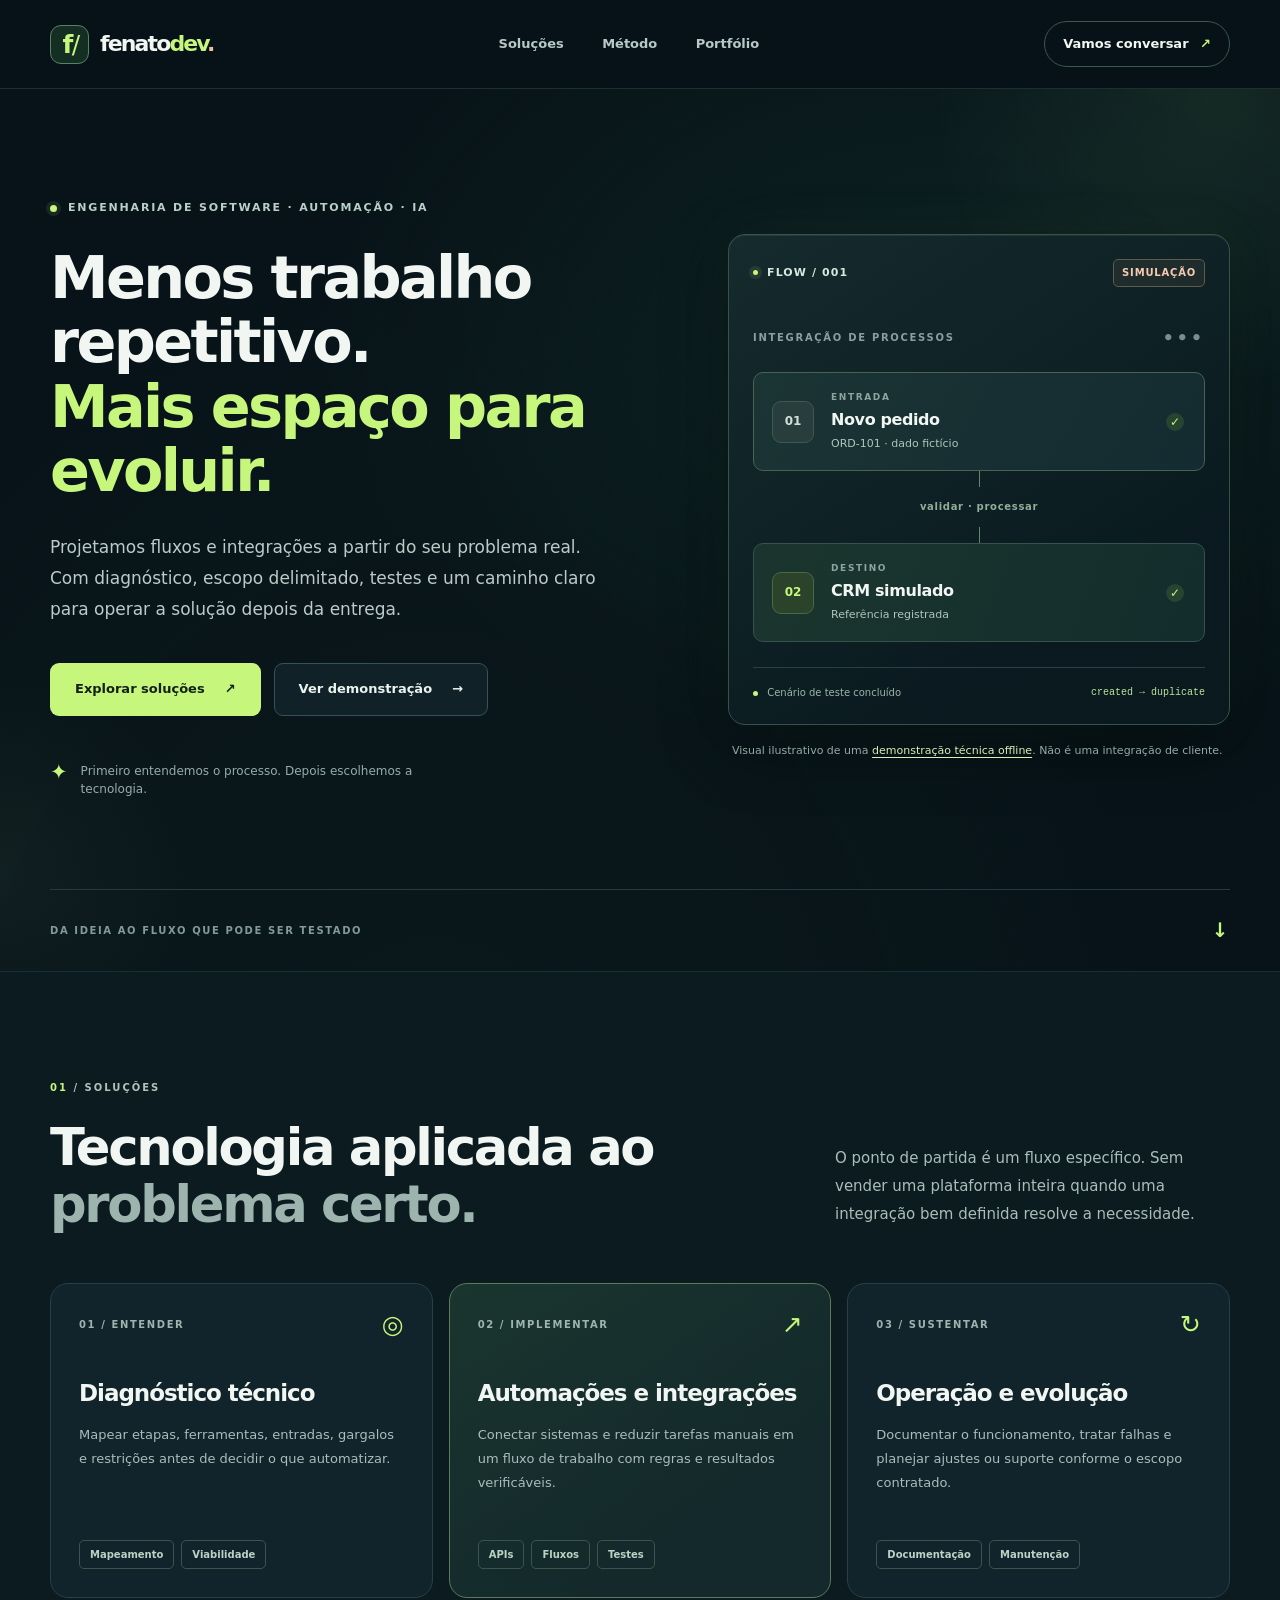
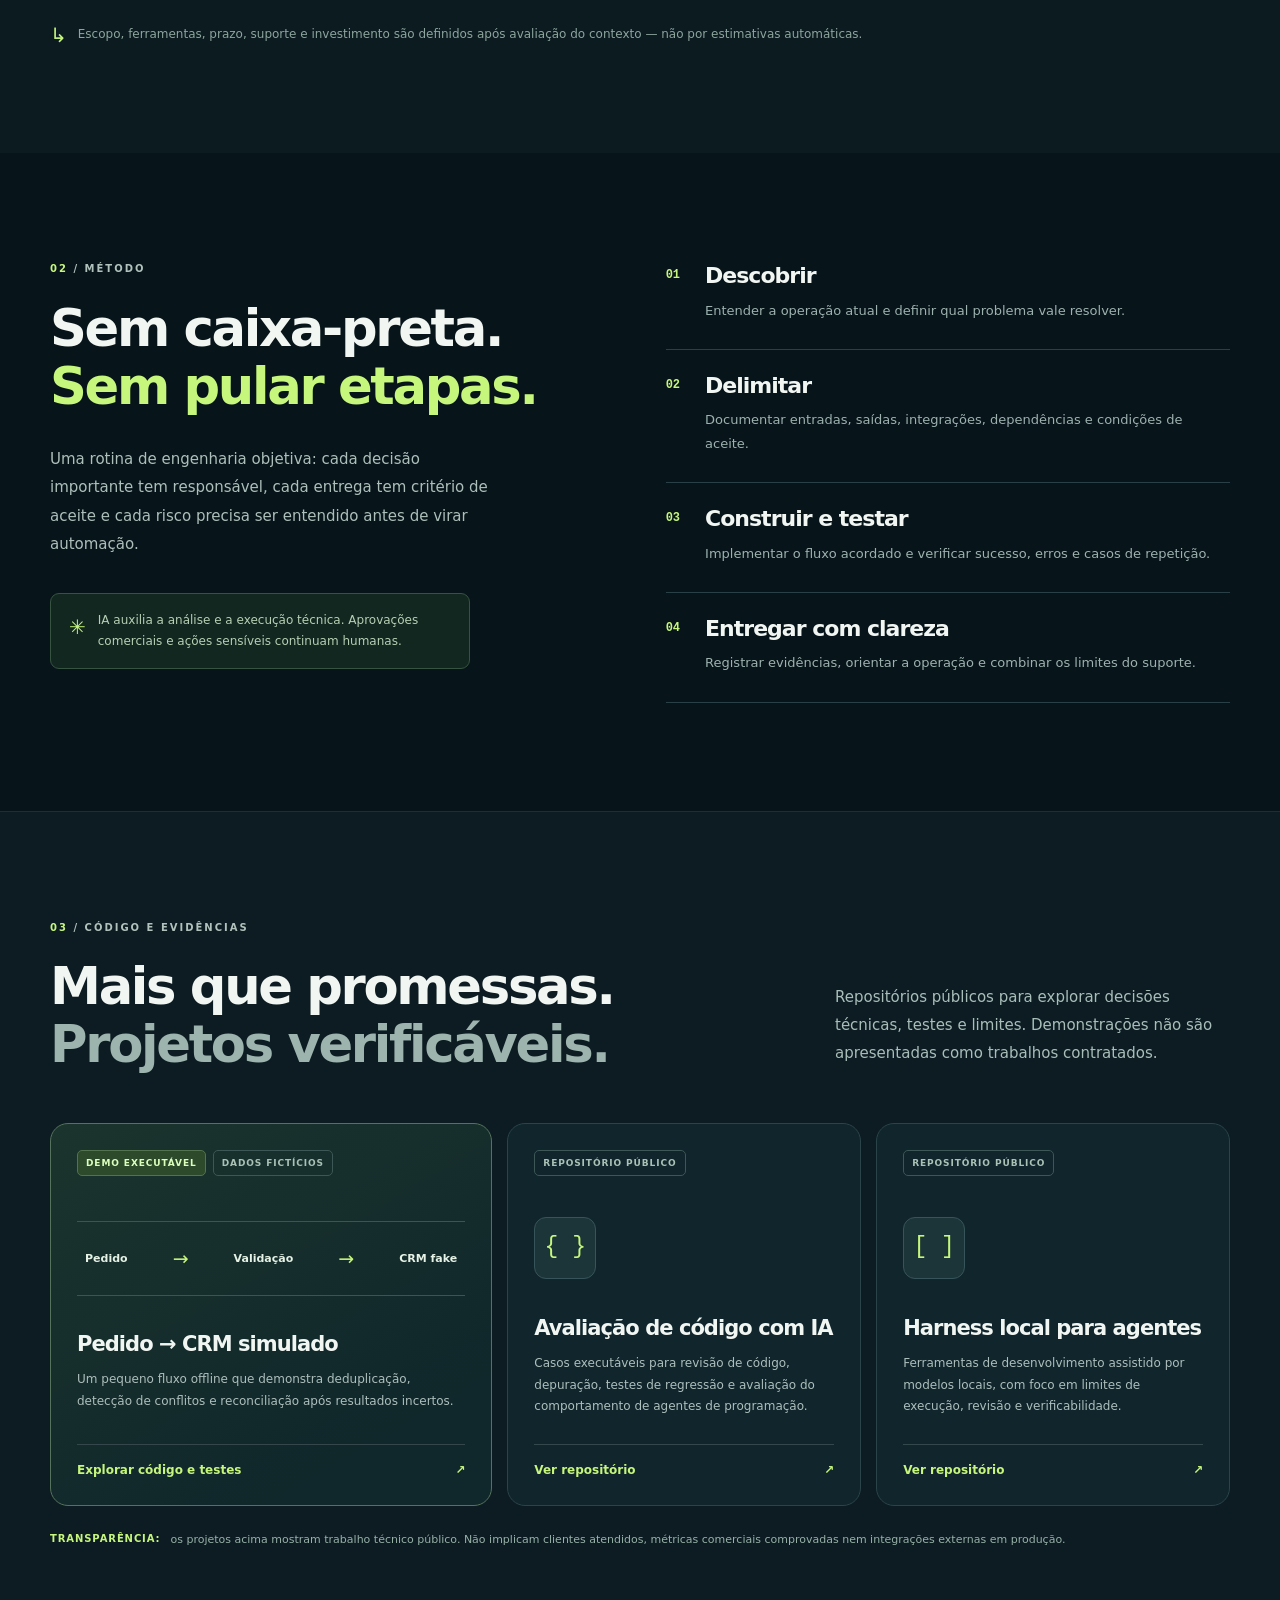
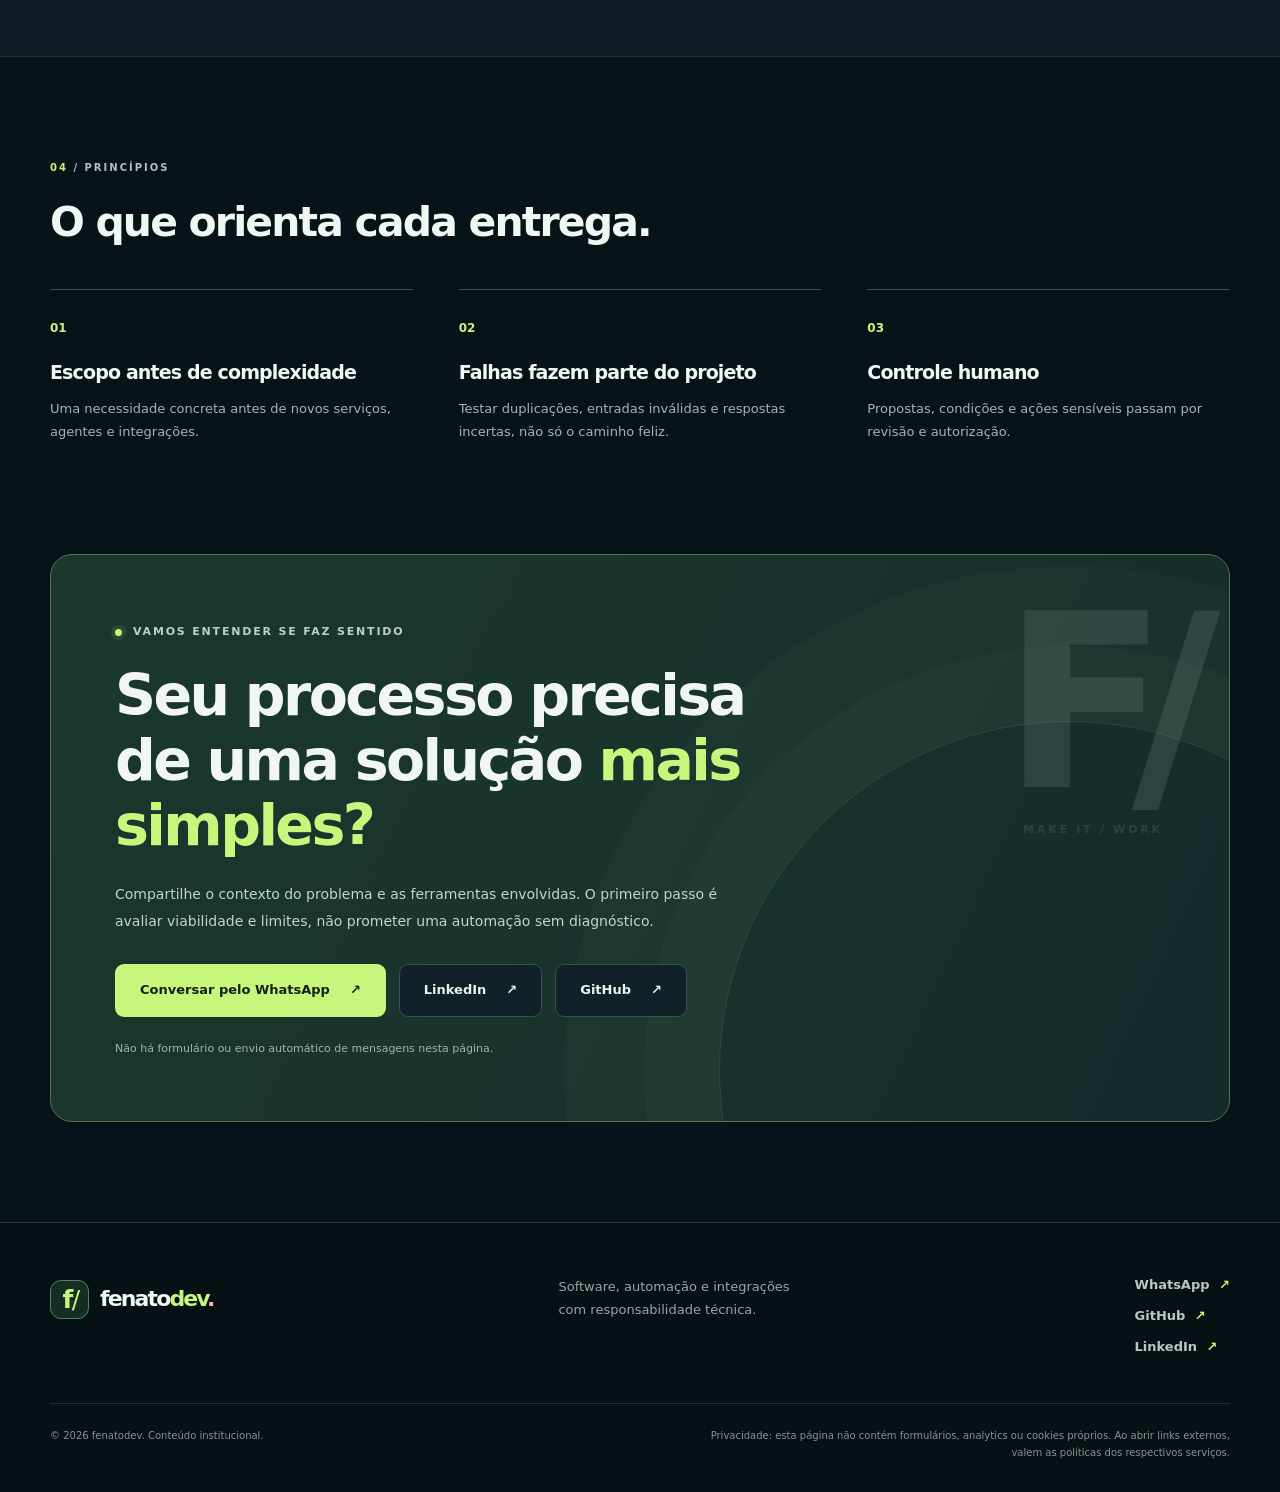
<file: public/index.html>
<!doctype html>
<html lang="pt-BR">
<head>
  <meta charset="utf-8">
  <meta name="viewport" content="width=device-width, initial-scale=1">
  <meta name="color-scheme" content="dark">
  <meta http-equiv="Content-Security-Policy" content="default-src 'none'; style-src 'self'; img-src 'self'; font-src 'self'; connect-src 'none'; base-uri 'none'; form-action 'none'; object-src 'none'">
  <meta name="theme-color" content="#071318">
  <meta name="description" content="fenatodev: engenharia de software, automação de processos e integrações com foco em escopo claro, testes e operação confiável. Conheça o processo e uma demonstração técnica reproduzível.">
  <meta property="og:type" content="website">
  <meta property="og:title" content="fenatodev — Automação com engenharia">
  <meta property="og:description" content="Fluxos e integrações sob medida. Diagnóstico, implementação testável e transparência técnica, sem promessas vagas.">
  <meta property="og:locale" content="pt_BR">
  <title>fenatodev — Automação com engenharia</title>
  <link rel="icon" type="image/svg+xml" href="./favicon.svg">
  <link rel="stylesheet" href="./styles.css">
</head>
<body>
  <a class="skip-link" href="#conteudo">Ir para o conteúdo principal</a>

  <header class="site-header">
    <div class="container header-inner">
      <a class="brand" href="#inicio" aria-label="fenatodev — início">
        <span class="brand-symbol" aria-hidden="true"><span>f</span><span class="brand-slash">/</span></span>
        <span>fenato<span class="brand-accent">dev</span><span class="brand-dot">.</span></span>
      </a>
      <nav class="nav-links" aria-label="Navegação principal">
        <a href="#servicos">Soluções</a>
        <a href="#metodo">Método</a>
        <a href="#evidencias">Portfólio</a>
      </nav>
      <a class="header-contact" href="#contato">Vamos conversar <span aria-hidden="true">↗</span></a>
    </div>
  </header>

  <main id="conteudo">
    <section class="hero section" id="inicio" aria-labelledby="hero-title">
      <div class="ambient ambient-one" aria-hidden="true"></div>
      <div class="ambient ambient-two" aria-hidden="true"></div>
      <div class="container hero-grid">
        <div class="hero-copy">
          <p class="eyebrow"><span class="signal-dot" aria-hidden="true"></span> ENGENHARIA DE SOFTWARE · AUTOMAÇÃO · IA</p>
          <h1 id="hero-title">Menos trabalho repetitivo.<br><span class="accent-text">Mais espaço para evoluir.</span></h1>
          <p class="hero-description">Projetamos fluxos e integrações a partir do seu problema real. Com diagnóstico, escopo delimitado, testes e um caminho claro para operar a solução depois da entrega.</p>
          <div class="hero-actions">
            <a class="button button-primary" href="#servicos">Explorar soluções <span aria-hidden="true">↗</span></a>
            <a class="button button-secondary" href="#evidencias">Ver demonstração <span aria-hidden="true">→</span></a>
          </div>
          <div class="hero-footnote">
            <span class="rule-mark" aria-hidden="true">✦</span>
            <span>Primeiro entendemos o processo. Depois escolhemos a tecnologia.</span>
          </div>
        </div>

        <div class="hero-visual" aria-label="Ilustração conceitual de um fluxo de integração com dados fictícios">
          <div class="flow-panel">
            <div class="panel-top">
              <span class="panel-indicator"><span class="signal-dot" aria-hidden="true"></span> FLOW / 001</span>
              <span class="panel-synthetic">SIMULAÇÃO</span>
            </div>
            <div class="panel-heading">
              <span>INTEGRAÇÃO DE PROCESSOS</span>
              <span aria-hidden="true" class="panel-menu">•••</span>
            </div>
            <div class="flow-lane">
              <div class="flow-node flow-node-source">
                <div class="node-icon" aria-hidden="true">01</div>
                <div>
                  <span class="node-kicker">ENTRADA</span>
                  <strong>Novo pedido</strong>
                  <small>ORD-101 · dado fictício</small>
                </div>
                <span class="node-check" aria-hidden="true">✓</span>
              </div>
              <div class="flow-connector"><span></span><b>validar · processar</b><span></span></div>
              <div class="flow-node flow-node-destination">
                <div class="node-icon node-icon-accent" aria-hidden="true">02</div>
                <div>
                  <span class="node-kicker">DESTINO</span>
                  <strong>CRM simulado</strong>
                  <small>Referência registrada</small>
                </div>
                <span class="node-check" aria-hidden="true">✓</span>
              </div>
            </div>
            <div class="flow-bottom">
              <span><span class="tiny-dot" aria-hidden="true"></span> Cenário de teste concluído</span>
              <span class="flow-code">created → duplicate</span>
            </div>
          </div>
          <span class="visual-caption">Visual ilustrativo de uma <a href="https://github.com/fenatodev/business-automation/tree/main/examples" target="_blank" rel="noopener noreferrer">demonstração técnica offline<span class="sr-only"> (abre em nova aba)</span></a>. Não é uma integração de cliente.</span>
        </div>
      </div>
      <div class="container hero-divider"><span>DA IDEIA AO FLUXO QUE PODE SER TESTADO</span><span aria-hidden="true">↓</span></div>
    </section>

    <section class="section section-services" id="servicos" aria-labelledby="services-title">
      <div class="container">
        <div class="section-heading">
          <div>
            <p class="section-index"><span>01</span> / SOLUÇÕES</p>
            <h2 id="services-title">Tecnologia aplicada ao<br><span class="muted-heading">problema certo.</span></h2>
          </div>
          <p class="section-lead">O ponto de partida é um fluxo específico. Sem vender uma plataforma inteira quando uma integração bem definida resolve a necessidade.</p>
        </div>
        <div class="service-grid">
          <article class="service-card">
            <div class="service-card-head"><span class="service-number">01 / ENTENDER</span><span class="service-icon" aria-hidden="true">◎</span></div>
            <h3>Diagnóstico técnico</h3>
            <p>Mapear etapas, ferramentas, entradas, gargalos e restrições antes de decidir o que automatizar.</p>
            <div class="service-tags"><span>Mapeamento</span><span>Viabilidade</span></div>
          </article>
          <article class="service-card service-card-featured">
            <div class="service-card-head"><span class="service-number">02 / IMPLEMENTAR</span><span class="service-icon" aria-hidden="true">↗</span></div>
            <h3>Automações e integrações</h3>
            <p>Conectar sistemas e reduzir tarefas manuais em um fluxo de trabalho com regras e resultados verificáveis.</p>
            <div class="service-tags"><span>APIs</span><span>Fluxos</span><span>Testes</span></div>
          </article>
          <article class="service-card">
            <div class="service-card-head"><span class="service-number">03 / SUSTENTAR</span><span class="service-icon" aria-hidden="true">↻</span></div>
            <h3>Operação e evolução</h3>
            <p>Documentar o funcionamento, tratar falhas e planejar ajustes ou suporte conforme o escopo contratado.</p>
            <div class="service-tags"><span>Documentação</span><span>Manutenção</span></div>
          </article>
        </div>
        <p class="services-note"><span aria-hidden="true">↳</span> Escopo, ferramentas, prazo, suporte e investimento são definidos após avaliação do contexto — não por estimativas automáticas.</p>
      </div>
    </section>

    <section class="section section-method" id="metodo" aria-labelledby="method-title">
      <div class="container method-layout">
        <div class="method-intro">
          <p class="section-index"><span>02</span> / MÉTODO</p>
          <h2 id="method-title">Sem caixa-preta.<br><span class="accent-text">Sem pular etapas.</span></h2>
          <p>Uma rotina de engenharia objetiva: cada decisão importante tem responsável, cada entrega tem critério de aceite e cada risco precisa ser entendido antes de virar automação.</p>
          <div class="method-annotation"><span aria-hidden="true">✳</span> IA auxilia a análise e a execução técnica. Aprovações comerciais e ações sensíveis continuam humanas.</div>
        </div>
        <ol class="method-steps">
          <li><div class="step-number">01</div><div><h3>Descobrir</h3><p>Entender a operação atual e definir qual problema vale resolver.</p></div></li>
          <li><div class="step-number">02</div><div><h3>Delimitar</h3><p>Documentar entradas, saídas, integrações, dependências e condições de aceite.</p></div></li>
          <li><div class="step-number">03</div><div><h3>Construir e testar</h3><p>Implementar o fluxo acordado e verificar sucesso, erros e casos de repetição.</p></div></li>
          <li><div class="step-number">04</div><div><h3>Entregar com clareza</h3><p>Registrar evidências, orientar a operação e combinar os limites do suporte.</p></div></li>
        </ol>
      </div>
    </section>

    <section class="section section-work" id="evidencias" aria-labelledby="work-title">
      <div class="container">
        <div class="section-heading work-heading">
          <div>
            <p class="section-index"><span>03</span> / CÓDIGO E EVIDÊNCIAS</p>
            <h2 id="work-title">Mais que promessas.<br><span class="muted-heading">Projetos verificáveis.</span></h2>
          </div>
          <p class="section-lead">Repositórios públicos para explorar decisões técnicas, testes e limites. Demonstrações não são apresentadas como trabalhos contratados.</p>
        </div>
        <div class="project-grid">
          <article class="project-card project-feature">
            <div class="project-badges"><span class="badge badge-bright">DEMO EXECUTÁVEL</span><span class="badge">DADOS FICTÍCIOS</span></div>
            <div class="project-flow" aria-hidden="true"><span>Pedido</span><span class="mini-arrow">→</span><span>Validação</span><span class="mini-arrow">→</span><span>CRM fake</span></div>
            <h3>Pedido → CRM simulado</h3>
            <p>Um pequeno fluxo offline que demonstra deduplicação, detecção de conflitos e reconciliação após resultados incertos.</p>
            <a class="project-link" href="https://github.com/fenatodev/business-automation/tree/main/examples" target="_blank" rel="noopener noreferrer">Explorar código e testes <span aria-hidden="true">↗</span><span class="sr-only"> (abre em nova aba)</span></a>
          </article>
          <article class="project-card">
            <div class="project-badges"><span class="badge">REPOSITÓRIO PÚBLICO</span></div>
            <div class="project-mini-icon" aria-hidden="true">{ }</div>
            <h3>Avaliação de código com IA</h3>
            <p>Casos executáveis para revisão de código, depuração, testes de regressão e avaliação do comportamento de agentes de programação.</p>
            <a class="project-link" href="https://github.com/fenatodev/ai-coding-evaluation" target="_blank" rel="noopener noreferrer">Ver repositório <span aria-hidden="true">↗</span><span class="sr-only"> (abre em nova aba)</span></a>
          </article>
          <article class="project-card">
            <div class="project-badges"><span class="badge">REPOSITÓRIO PÚBLICO</span></div>
            <div class="project-mini-icon" aria-hidden="true">[ ]</div>
            <h3>Harness local para agentes</h3>
            <p>Ferramentas de desenvolvimento assistido por modelos locais, com foco em limites de execução, revisão e verificabilidade.</p>
            <a class="project-link" href="https://github.com/fenatodev/lai-harness" target="_blank" rel="noopener noreferrer">Ver repositório <span aria-hidden="true">↗</span><span class="sr-only"> (abre em nova aba)</span></a>
          </article>
        </div>
        <p class="proof-disclaimer">TRANSPARÊNCIA: <span>os projetos acima mostram trabalho técnico público. Não implicam clientes atendidos, métricas comerciais comprovadas nem integrações externas em produção.</span></p>
      </div>
    </section>

    <section class="section section-values" aria-labelledby="values-title">
      <div class="container">
        <p class="section-index"><span>04</span> / PRINCÍPIOS</p>
        <h2 id="values-title" class="values-title">O que orienta cada entrega.</h2>
        <div class="values-grid">
          <div class="value-item"><span aria-hidden="true" class="value-mark">01</span><h3>Escopo antes de complexidade</h3><p>Uma necessidade concreta antes de novos serviços, agentes e integrações.</p></div>
          <div class="value-item"><span aria-hidden="true" class="value-mark">02</span><h3>Falhas fazem parte do projeto</h3><p>Testar duplicações, entradas inválidas e respostas incertas, não só o caminho feliz.</p></div>
          <div class="value-item"><span aria-hidden="true" class="value-mark">03</span><h3>Controle humano</h3><p>Propostas, condições e ações sensíveis passam por revisão e autorização.</p></div>
        </div>
      </div>
    </section>

    <section class="section section-contact" id="contato" aria-labelledby="contact-title">
      <div class="container">
        <div class="contact-panel">
          <div class="contact-orb" aria-hidden="true"></div>
          <div class="contact-content">
            <p class="eyebrow"><span class="signal-dot" aria-hidden="true"></span> VAMOS ENTENDER SE FAZ SENTIDO</p>
            <h2 id="contact-title">Seu processo precisa<br>de uma solução <em>mais simples?</em></h2>
            <p>Compartilhe o contexto do problema e as ferramentas envolvidas. O primeiro passo é avaliar viabilidade e limites, não prometer uma automação sem diagnóstico.</p>
            <div class="contact-actions">
              <a class="button button-primary" href="https://wa.me/5512987005078" target="_blank" rel="noopener noreferrer">Conversar pelo WhatsApp <span aria-hidden="true">↗</span><span class="sr-only"> (abre em nova aba)</span></a>
              <a class="button button-outline" href="https://www.linkedin.com/in/fenatodev/" target="_blank" rel="noopener noreferrer">LinkedIn <span aria-hidden="true">↗</span><span class="sr-only"> (abre em nova aba)</span></a>
              <a class="button button-outline" href="https://github.com/fenatodev" target="_blank" rel="noopener noreferrer">GitHub <span aria-hidden="true">↗</span><span class="sr-only"> (abre em nova aba)</span></a>
            </div>
            <p class="contact-note">Não há formulário ou envio automático de mensagens nesta página.</p>
          </div>
          <div class="contact-decor" aria-hidden="true"><span>F/</span><small>MAKE IT / WORK</small></div>
        </div>
      </div>
    </section>
  </main>

  <footer class="site-footer">
    <div class="container footer-top">
      <a class="brand footer-brand" href="#inicio" aria-label="fenatodev — voltar ao início">
        <span class="brand-symbol" aria-hidden="true"><span>f</span><span class="brand-slash">/</span></span>
        <span>fenato<span class="brand-accent">dev</span><span class="brand-dot">.</span></span>
      </a>
      <p>Software, automação e integrações<br>com responsabilidade técnica.</p>
      <div class="footer-links">
        <a href="https://wa.me/5512987005078" target="_blank" rel="noopener noreferrer">WhatsApp <span aria-hidden="true">↗</span><span class="sr-only"> (abre em nova aba)</span></a>
        <a href="https://github.com/fenatodev" target="_blank" rel="noopener noreferrer">GitHub <span aria-hidden="true">↗</span><span class="sr-only"> (abre em nova aba)</span></a>
        <a href="https://www.linkedin.com/in/fenatodev/" target="_blank" rel="noopener noreferrer">LinkedIn <span aria-hidden="true">↗</span><span class="sr-only"> (abre em nova aba)</span></a>
      </div>
    </div>
    <div class="container footer-bottom">
      <span>© 2026 fenatodev. Conteúdo institucional.</span>
      <span>Privacidade: esta página não contém formulários, analytics ou cookies próprios. Ao abrir links externos, valem as políticas dos respectivos serviços.</span>
    </div>
  </footer>
</body>
</html>
</file>
<file: public/styles.css>
/* fenatodev / WP-021 — local-only static assets, no libraries or trackers. */
:root {
  color-scheme: dark;
  --bg: #071318;
  --surface: #0d1c22;
  --surface-hi: #11252b;
  --line: #254047;
  --line-soft: #203239;
  --text: #f1f6f2;
  --muted: #a8b9b9;
  --muted-low: #7f9595;
  --accent: #c6f67c;
  --accent-dark: #0c2118;
  --warm: #f4bd9f;
  --radius: 18px;
  --max-width: 1180px;
}

* { box-sizing: border-box; }
html { scroll-behavior: smooth; scroll-padding-top: 105px; }
body {
  margin: 0;
  background: var(--bg);
  color: var(--text);
  font-family: "Segoe UI", Inter, ui-sans-serif, system-ui, -apple-system, BlinkMacSystemFont, sans-serif;
  font-size: 16px;
  line-height: 1.55;
  -webkit-font-smoothing: antialiased;
}
a { color: inherit; text-decoration: none; }
button, a { -webkit-tap-highlight-color: transparent; }
a:focus-visible, button:focus-visible, summary:focus-visible {
  outline: 3px solid var(--accent);
  outline-offset: 5px;
  border-radius: 4px;
}
::selection { background: var(--accent); color: var(--bg); }
.container { width: min(var(--max-width), calc(100% - 88px)); margin-inline: auto; }
.section { padding: 108px 0; position: relative; }
.sr-only {
  position: absolute; width: 1px; height: 1px; padding: 0;
  margin: -1px; overflow: hidden; clip: rect(0, 0, 0, 0);
  white-space: nowrap; border: 0;
}
.skip-link {
  position: fixed; top: 10px; left: 10px; z-index: 100;
  transform: translateY(-170%);
  padding: 12px 17px; border-radius: 6px;
  background: var(--accent); color: #061119; font-weight: 750;
}
.skip-link:focus { transform: translateY(0); }

/* Navigation */
.site-header {
  position: sticky; top: 0; z-index: 50;
  background: rgba(7, 19, 24, .93);
  border-bottom: 1px solid rgba(148, 190, 180, .17);
  backdrop-filter: blur(16px);
  -webkit-backdrop-filter: blur(16px);
}
.header-inner {
  display: flex; align-items: center; justify-content: space-between;
  gap: 28px; min-height: 88px;
}
.brand {
  display: inline-flex; align-items: center; gap: 11px;
  font-size: 22px; font-weight: 790; line-height: 1;
  letter-spacing: -.085em; white-space: nowrap;
}
.brand-symbol {
  display: inline-flex; align-items: center; justify-content: center;
  width: 39px; height: 39px; border: 1px solid #578261;
  border-radius: 11px; background: #152e24;
  color: var(--accent); font-size: 25px; font-weight: 820;
  letter-spacing: -.11em;
}
.brand-symbol .brand-slash { font-weight: 450; transform: translateX(1px); }
.brand-accent { color: var(--accent); }
.brand-dot { color: var(--warm); }
.nav-links { display: flex; gap: clamp(20px, 3vw, 42px); }
.nav-links a {
  color: #b7c8c7; font-size: 13px; font-weight: 650;
  transition: color .15s ease;
}
.nav-links a:hover, .footer-links a:hover { color: var(--accent); }
.header-contact {
  font-size: 13px; font-weight: 740;
  border: 1px solid #3a5850; border-radius: 100px;
  padding: 12px 18px; white-space: nowrap;
  transition: background .15s ease, border-color .15s ease;
}
.header-contact:hover { background: #1a342a; border-color: var(--accent); }
.header-contact span { color: var(--accent); margin-left: 7px; }

/* Hero */
.hero {
  min-height: 695px;
  overflow: hidden;
  padding-top: 106px;
  padding-bottom: 0;
  background: radial-gradient(ellipse at 74% 28%, rgba(39, 87, 70, .23), transparent 47%),
              radial-gradient(ellipse at 34% 120%, rgba(49, 102, 90, .07), transparent 62%), #071318;
}
.ambient { position: absolute; pointer-events: none; border-radius: 50%; }
.ambient-one {
  width: 560px; height: 560px; right: -220px; top: -270px;
  background: radial-gradient(circle, rgba(126, 192, 119, .10), transparent 73%);
}
.ambient-two {
  width: 400px; height: 400px; left: -200px; bottom: -100px;
  background: radial-gradient(circle, rgba(184, 223, 170, .05), transparent 70%);
}
.hero-grid {
  display: grid; grid-template-columns: minmax(0, 1.09fr) minmax(0, .91fr);
  align-items: center; gap: clamp(50px, 6vw, 90px); position: relative; z-index: 1;
}
.eyebrow {
  display: inline-flex; align-items: center; gap: 11px;
  margin: 0 0 29px;
  font-size: 11px; letter-spacing: .165em; font-weight: 800;
  color: #b9d0c8; line-height: 1.5;
}
.signal-dot {
  display: inline-block; flex: none;
  width: 7px; height: 7px; border-radius: 50%;
  background: var(--accent); box-shadow: 0 0 0 4px rgba(198, 246, 124, .09);
}
h1, h2, h3, p { overflow-wrap: break-word; }
h1, h2, h3 { letter-spacing: -.045em; }
h1 {
  max-width: 790px; font-size: clamp(45px, 4.6vw, 67px);
  line-height: 1.095; font-weight: 780; margin: 0 0 28px;
}
.accent-text { color: var(--accent); }
.hero-description {
  font-size: 17px; line-height: 1.85; color: #bdcaca;
  margin: 0; max-width: 550px;
}
.hero-actions, .contact-actions {
  margin-top: 37px; display: flex; align-items: center;
  gap: 13px; flex-wrap: wrap;
}
.button {
  min-height: 53px; display: inline-flex; align-items: center;
  justify-content: center; gap: 20px; padding: 15px 24px;
  border: 1px solid transparent; border-radius: 9px;
  font-size: 13px; font-weight: 760; line-height: 1.3;
  transition: transform .15s ease, background .15s ease, border-color .15s ease;
}
.button:hover { transform: translateY(-2px); }
.button-primary { background: var(--accent); color: #132218; }
.button-primary:hover { background: #defca5; }
.button-secondary, .button-outline { color: #eaf3ee; background: #102128; border-color: #365158; }
.button-secondary:hover, .button-outline:hover { border-color: var(--accent); background: #172b30; }
.hero-footnote {
  display: flex; align-items: start; gap: 13px; margin-top: 46px;
  color: #97adaa; font-size: 12px; max-width: 390px;
}
.rule-mark { color: var(--accent); font-size: 21px; line-height: 1; }
.hero-visual { position: relative; min-width: 0; }
.flow-panel {
  border: 1px solid #345349;
  border-radius: 17px; padding: 24px;
  background: linear-gradient(146deg, rgba(22, 43, 46, .97), rgba(10, 26, 31, .98) 75%);
  box-shadow: 0 20px 65px rgba(0, 0, 0, .36), 0 0 60px rgba(114, 189, 121, .05), inset 0 1px rgba(221, 255, 220, .075);
}
.panel-top { display: flex; align-items: center; justify-content: space-between; gap: 12px; }
.panel-indicator {
  display: inline-flex; align-items: center; gap: 9px;
  font-size: 11px; font-weight: 730; letter-spacing: .1em; color: #d6e9de;
}
.panel-indicator .signal-dot { width: 5px; height: 5px; }
.panel-synthetic {
  border: 1px solid #5b5b4e; border-radius: 5px; padding: 5px 8px;
  font-size: 10px; letter-spacing: .08em; font-weight: 800; color: #f6cbb2;
  background: rgba(228, 175, 121, .07);
}
.panel-heading {
  display: flex; align-items: center; justify-content: space-between;
  margin: 37px 0 20px; color: #899fa0;
  font-size: 10px; letter-spacing: .17em; font-weight: 750;
}
.panel-menu { color: #78908b; font-size: 18px; letter-spacing: .15em; }
.flow-lane { padding: 1px 0; }
.flow-node {
  display: grid; grid-template-columns: 44px minmax(0, 1fr) 20px;
  gap: 15px; align-items: center;
  border: 1px solid #36524d; border-radius: 10px;
  background: linear-gradient(120deg, #1b3434, #142b31);
  padding: 18px;
}
.flow-node-source { border-color: #486351; }
.flow-node-destination { background: linear-gradient(110deg, #1b352e, #132d2c); }
.node-icon {
  height: 42px; width: 42px; border-radius: 9px;
  display: flex; align-items: center; justify-content: center;
  background: #283e3d; border: 1px solid #3e5954;
  font-size: 12px; color: #d2dfd9; font-weight: 750;
}
.node-icon-accent { background: #2b432a; border-color: #4e6845; color: var(--accent); }
.node-kicker { display: block; font-size: 9px; letter-spacing: .18em; color: #8da4a0; font-weight: 780; }
.flow-node strong { display: block; font-size: 16px; letter-spacing: -.025em; margin: 3px 0 0; }
.flow-node small { display: block; font-size: 11px; color: #afc5bb; margin-top: 2px; }
.node-check {
  width: 18px; height: 18px; border-radius: 50%;
  color: var(--accent); background: #274431;
  display: inline-grid; place-items: center; font-size: 12px;
}
.flow-connector {
  height: 72px; display: grid; justify-items: center;
  grid-template-rows: 16px 40px 16px; gap: 0; color: #a8c0b0;
}
.flow-connector span { height: 100%; width: 1px; background: #638670; }
.flow-connector b {
  display: grid; place-items: center; font-size: 10px;
  letter-spacing: .07em; font-weight: 650; color: #91ae9a;
}
.flow-bottom {
  margin-top: 24px; border-top: 1px solid #294047; padding-top: 17px;
  display: flex; justify-content: space-between; gap: 8px;
  flex-wrap: wrap; color: #99b6a8; font-size: 10px;
}
.tiny-dot { display: inline-block; width: 5px; height: 5px; background: var(--accent); border-radius: 50%; margin-right: 6px; }
.flow-code { color: #bce49a; font-family: ui-monospace, SFMono-Regular, Consolas, monospace; }
.visual-caption {
  display: block; margin: 17px 4px 0;
  font-size: 11px; line-height: 1.6; color: #93aaa3;
}
.visual-caption a { color: #d7efb6; text-decoration: underline; text-underline-offset: 3px; }
.hero-divider {
  margin-top: 90px; position: relative;
  display: flex; justify-content: space-between; align-items: center;
  border-top: 1px solid #223a40; padding: 25px 0;
  color: #829b98; letter-spacing: .16em; font-size: 10px; font-weight: 730;
}
.hero-divider span:last-child { font-size: 20px; color: var(--accent); }

/* Shared section heading */
.section-index {
  color: #b1c2bd; font-size: 10px; letter-spacing: .2em;
  text-transform: uppercase; font-weight: 800; margin: 0 0 23px;
}
.section-index span { color: var(--accent); }
.section-heading {
  display: flex; align-items: end; justify-content: space-between;
  gap: 48px; margin-bottom: 49px;
}
.section-heading h2, .method-intro h2 {
  font-size: clamp(38px, 4vw, 54px); line-height: 1.13;
  font-weight: 760; margin: 0;
}
.muted-heading { color: #9db4ae; }
.section-lead { max-width: 395px; margin: 0 0 6px; color: #a9beb9; line-height: 1.85; font-size: 15px; }

/* Services */
.section-services { background: #0b1b20; border-top: 1px solid #172f35; }
.service-grid { display: grid; grid-template-columns: repeat(3, minmax(0, 1fr)); gap: 16px; }
.service-card {
  min-width: 0; min-height: 315px; display: flex; flex-direction: column;
  border: 1px solid #274047; border-radius: var(--radius);
  background: #11242b; padding: 28px;
  transition: border-color .15s ease, transform .15s ease;
}
.service-card:hover { border-color: #65866d; transform: translateY(-3px); }
.service-card-featured { border-color: #5b7b59; background: linear-gradient(145deg, #1a352e, #13292b 70%); }
.service-card-head { display: flex; justify-content: space-between; align-items: center; gap: 15px; margin-bottom: 42px; }
.service-number { color: #9db5ae; font-size: 10px; font-weight: 820; letter-spacing: .16em; }
.service-icon { font-size: 25px; color: var(--accent); line-height: 1; }
.service-card h3 { margin: 0 0 15px; font-size: 23px; font-weight: 730; line-height: 1.25; }
.service-card p { margin: 0; font-size: 13px; line-height: 1.85; color: #a9bdbc; }
.service-tags { display: flex; gap: 7px; flex-wrap: wrap; margin-top: auto; padding-top: 32px; }
.service-tags span {
  border: 1px solid #39564e; color: #bbd3c4; font-size: 10px; font-weight: 690;
  padding: 6px 10px; border-radius: 5px;
}
.services-note { margin: 27px 0 0; font-size: 12px; color: #8da59d; display: flex; gap: 11px; align-items: start; }
.services-note span { color: var(--accent); font-size: 20px; line-height: 1; }

/* Method */
.section-method { background: #071419; }
.method-layout { display: grid; grid-template-columns: .94fr 1.06fr; gap: clamp(65px, 9vw, 135px); }
.method-intro h2 { margin-bottom: 29px; }
.method-intro > p:not(.section-index) { max-width: 440px; color: #adbfba; font-size: 15px; line-height: 1.9; margin: 0; }
.method-annotation {
  display: flex; align-items: start; gap: 12px;
  margin-top: 34px; max-width: 420px; color: #b7cfb4;
  padding: 16px 18px; border: 1px solid #365342; border-radius: 9px;
  background: #12271f; font-size: 12px; line-height: 1.75;
}
.method-annotation span { font-size: 20px; color: var(--accent); }
.method-steps { list-style: none; margin: 0; padding: 0; }
.method-steps li { display: flex; gap: 25px; padding: 22px 0 26px; border-bottom: 1px solid #294047; }
.method-steps li:first-child { padding-top: 1px; }
.step-number { color: var(--accent); font-size: 12px; font-weight: 750; font-family: ui-monospace, SFMono-Regular, Consolas, monospace; padding-top: 4px; }
.method-steps h3 { font-size: 22px; margin: 0 0 9px; line-height: 1.25; }
.method-steps p { margin: 0; color: #9db2af; font-size: 13px; line-height: 1.85; }

/* Evidence */
.section-work { background: #0c1c22; border-top: 1px solid #183138; border-bottom: 1px solid #173138; }
.project-grid { display: grid; grid-template-columns: 1.25fr 1fr 1fr; gap: 15px; }
.project-card {
  display: flex; flex-direction: column; min-width: 0; min-height: 355px;
  border: 1px solid #2a444a; border-radius: var(--radius);
  background: #10252c; padding: 26px;
}
.project-feature { border-color: #55725c; background: linear-gradient(150deg, #1b342d 0%, #10272b 80%); }
.project-badges { min-height: 31px; display: flex; flex-wrap: wrap; gap: 7px; align-items: start; }
.badge {
  font-size: 9px; font-weight: 830; letter-spacing: .1em; line-height: 1.35;
  color: #aac1b6; border: 1px solid #3c5755; border-radius: 5px; padding: 6px 8px;
}
.badge-bright { background: #2d4b2b; border-color: #52734d; color: #ddffbd; }
.project-flow {
  display: flex; justify-content: space-between; align-items: center;
  gap: 5px; margin: 40px 0 35px;
  padding: 22px 8px; border-top: 1px solid #36594a; border-bottom: 1px solid #36594a;
}
.project-flow span:not(.mini-arrow) {
  font-size: 11px; white-space: nowrap; font-weight: 720; color: #e5f2e5;
}
.project-flow .mini-arrow { color: var(--accent); font-size: 19px; }
.project-mini-icon {
  display: grid; place-items: center;
  margin: 36px 0 36px; width: 62px; height: 62px; border-radius: 12px;
  background: #1b3539; border: 1px solid #38545b; color: var(--accent);
  font-family: ui-monospace, SFMono-Regular, Consolas, monospace; font-size: 23px;
}
.project-card h3 { font-size: 21px; margin: 0 0 12px; line-height: 1.25; }
.project-card p { font-size: 12px; color: #adbfbc; line-height: 1.8; margin: 0 0 26px; }
.project-link {
  display: flex; justify-content: space-between; align-items: center; gap: 12px;
  margin-top: auto; padding-top: 16px; border-top: 1px solid #34474a;
  color: var(--accent); font-size: 12px; font-weight: 790;
}
.project-link:hover { color: #e4ffbd; }
.proof-disclaimer {
  display: flex; align-items: start; gap: 10px; margin: 25px 0 0;
  color: var(--accent); font-size: 10px; letter-spacing: .09em; font-weight: 790;
}
.proof-disclaimer span { color: #97b1a7; letter-spacing: 0; font-weight: 480; font-size: 11px; }

/* Principles */
.section-values { padding: 103px 0 110px; }
.values-title { margin: 0 0 43px; font-size: clamp(32px, 3.2vw, 47px); line-height: 1.16; }
.values-grid { display: grid; grid-template-columns: repeat(3, minmax(0, 1fr)); gap: 46px; }
.value-item { padding-top: 25px; border-top: 1px solid #365146; }
.value-mark { font-size: 12px; font-weight: 810; color: var(--accent); }
.value-item h3 { font-size: 19px; margin: 20px 0 12px; line-height: 1.3; }
.value-item p { color: #a1b8b0; font-size: 13px; line-height: 1.8; margin: 0; }

/* Contact/footer */
.section-contact { padding-top: 0; padding-bottom: 100px; }
.contact-panel {
  min-height: 420px; padding: clamp(35px, 5vw, 67px); position: relative; overflow: hidden;
  border: 1px solid #547352; border-radius: 22px;
  background: linear-gradient(115deg, #1a382c 0%, #18332d 54%, #132b2b 100%);
}
.contact-orb {
  position: absolute; right: -190px; bottom: -300px;
  height: 700px; width: 700px; border: 1px solid rgba(179, 223, 158, .14);
  border-radius: 50%; box-shadow: 0 0 0 75px rgba(184, 231, 168, .025), 0 0 0 155px rgba(184, 231, 168, .018);
  pointer-events: none;
}
.contact-content { position: relative; z-index: 2; max-width: 740px; }
.contact-content .eyebrow { margin-bottom: 23px; }
.contact-content h2 {
  font-size: clamp(38px, 4.5vw, 57px); line-height: 1.14; margin: 0 0 23px;
}
.contact-content h2 em { color: var(--accent); font-style: normal; }
.contact-content > p:not(.eyebrow, .contact-note) {
  margin: 0; max-width: 650px; color: #c2d5c8; font-size: 14px; line-height: 1.9;
}
.contact-actions { margin-top: 29px; }
.contact-note { color: #9fb7a6; font-size: 11px; margin: 23px 0 0; }
.contact-decor {
  position: absolute; right: 45px; top: 26px; z-index: 1; opacity: .10;
  display: flex; flex-direction: column; align-items: center;
  font-size: clamp(160px, 19vw, 270px); font-weight: 900; line-height: 1;
  letter-spacing: -.15em; pointer-events: none;
}
.contact-decor small { font-size: 11px; letter-spacing: .25em; }
.site-footer { background: #061015; border-top: 1px solid #263c3d; }
.footer-top {
  display: flex; justify-content: space-between; align-items: start; gap: 35px;
  padding: 52px 0 46px;
}
.footer-brand { margin-top: 5px; }
.footer-top > p { color: #92aaa5; margin: 0; font-size: 13px; line-height: 1.8; }
.footer-links { display: flex; flex-direction: column; gap: 11px; }
.footer-links a { color: #b9c7c2; font-size: 13px; font-weight: 680; }
.footer-links a span { color: var(--accent); margin-left: 5px; }
.footer-bottom {
  display: flex; justify-content: space-between; gap: 35px;
  border-top: 1px solid #1e3033; padding: 23px 0 31px;
  color: #829792; font-size: 10px; line-height: 1.7;
}
.footer-bottom span:last-child { max-width: 550px; text-align: right; }

/* Readable on laptop, tablet and mobile */
@media (max-width: 1120px) {
  .hero-grid { gap: 35px; }
  h1 { font-size: clamp(40px, 4.9vw, 59px); }
  .flow-panel { padding: 19px; }
  .flow-node { padding: 14px; gap: 11px; }
  .service-card, .project-card { padding: 23px; }
  .project-flow span:not(.mini-arrow) { font-size: 10px; }
}
@media (max-width: 900px) {
  .container { width: min(var(--max-width), calc(100% - 56px)); }
  .section { padding: 80px 0; }
  .hero { padding-top: 75px; padding-bottom: 0; }
  .hero-grid { grid-template-columns: 1fr; gap: 50px; }
  .hero-copy { max-width: 700px; }
  h1 { font-size: clamp(44px, 7.2vw, 67px); }
  .hero-description { max-width: 660px; }
  .hero-visual { max-width: 560px; width: 100%; justify-self: center; }
  .hero-divider { margin-top: 63px; }
  .section-heading { align-items: start; gap: 25px; }
  .service-grid { grid-template-columns: repeat(2, minmax(0, 1fr)); }
  .service-card:nth-child(3) { grid-column: 1 / -1; min-height: 230px; }
  .service-card-head { margin-bottom: 35px; }
  .method-layout { gap: 48px; }
  .project-grid { grid-template-columns: repeat(2, minmax(0, 1fr)); }
  .project-feature { grid-column: 1 / -1; min-height: 300px; }
  .project-feature .project-flow { justify-content: start; gap: 28px; max-width: 540px; }
  .project-feature .project-flow span:not(.mini-arrow) { font-size: 12px; }
  .contact-panel { min-height: auto; }
}
@media (max-width: 680px) {
  html { scroll-padding-top: 150px; }
  .container { width: calc(100% - 36px); }
  .section { padding: 68px 0; }
  .header-inner { min-height: 91px; padding: 15px 0 12px; gap: 13px 18px; flex-wrap: wrap; }
  .brand { font-size: 20px; }
  .brand-symbol { width: 34px; height: 34px; font-size: 22px; }
  .header-contact { margin-left: auto; padding: 9px 12px; font-size: 11px; }
  .nav-links { order: 3; justify-content: space-between; width: 100%; gap: 14px; }
  .nav-links a { font-size: 12px; }
  .hero { padding-top: 63px; padding-bottom: 0; }
  .eyebrow { font-size: 10px; letter-spacing: .11em; margin-bottom: 23px; }
  h1 { font-size: clamp(39px, 9vw, 55px); }
  .hero-description { font-size: 15px; line-height: 1.85; }
  .hero-actions, .contact-actions { gap: 10px; }
  .button { min-height: 49px; padding: 13px 16px; font-size: 12px; }
  .hero-footnote { margin-top: 30px; }
  .hero-grid { gap: 42px; }
  .hero-divider { margin-top: 45px; font-size: 9px; }
  .section-heading { display: block; margin-bottom: 35px; }
  .section-heading h2, .method-intro h2 { font-size: 39px; }
  .section-lead { margin: 23px 0 0; max-width: 530px; }
  .service-grid, .project-grid, .values-grid, .method-layout { grid-template-columns: 1fr; }
  .service-card:nth-child(3), .project-feature { grid-column: auto; }
  .service-card { min-height: 278px; }
  .project-card { min-height: 317px; }
  .values-grid, .method-layout { gap: 39px; }
  .method-annotation { margin-top: 25px; }
  .section-values { padding: 70px 0; }
  .contact-panel { padding: 37px 22px; }
  .contact-content h2 { font-size: clamp(34px, 8vw, 49px); }
  .contact-decor { right: 22px; bottom: 12px; top: auto; font-size: 140px; }
  .footer-top { flex-wrap: wrap; padding: 38px 0 28px; gap: 22px; }
  .footer-top > p { width: calc(100% - 10px); order: 3; }
  .footer-bottom { display: block; }
  .footer-bottom span { display: block; }
  .footer-bottom span:last-child { text-align: left; margin-top: 10px; }
}
@media (max-width: 390px) {
  .container { width: calc(100% - 28px); }
  .header-inner { gap: 10px; }
  .brand { font-size: 18px; gap: 7px; }
  .header-contact { font-size: 10px; }
  h1 { font-size: 37px; }
  .hero-actions .button { width: 100%; justify-content: space-between; }
  .flow-panel { padding: 14px; }
  .flow-node { grid-template-columns: 37px minmax(0, 1fr) 18px; gap: 7px; padding: 10px; }
  .node-icon { width: 35px; height: 37px; }
  .flow-node strong { font-size: 14px; }
  .flow-node small { font-size: 10px; }
  .project-feature .project-flow { gap: 12px; }
  .project-feature .project-flow span:not(.mini-arrow) { font-size: 10px; }
  .proof-disclaimer { display: block; }
  .proof-disclaimer span { display: block; margin-top: 8px; }
  .contact-actions .button { width: 100%; justify-content: space-between; }
}
@media (prefers-reduced-motion: reduce) {
  html { scroll-behavior: auto; }
  *, *::before, *::after { animation-duration: .01ms !important; transition-duration: .01ms !important; }
}
</file>
